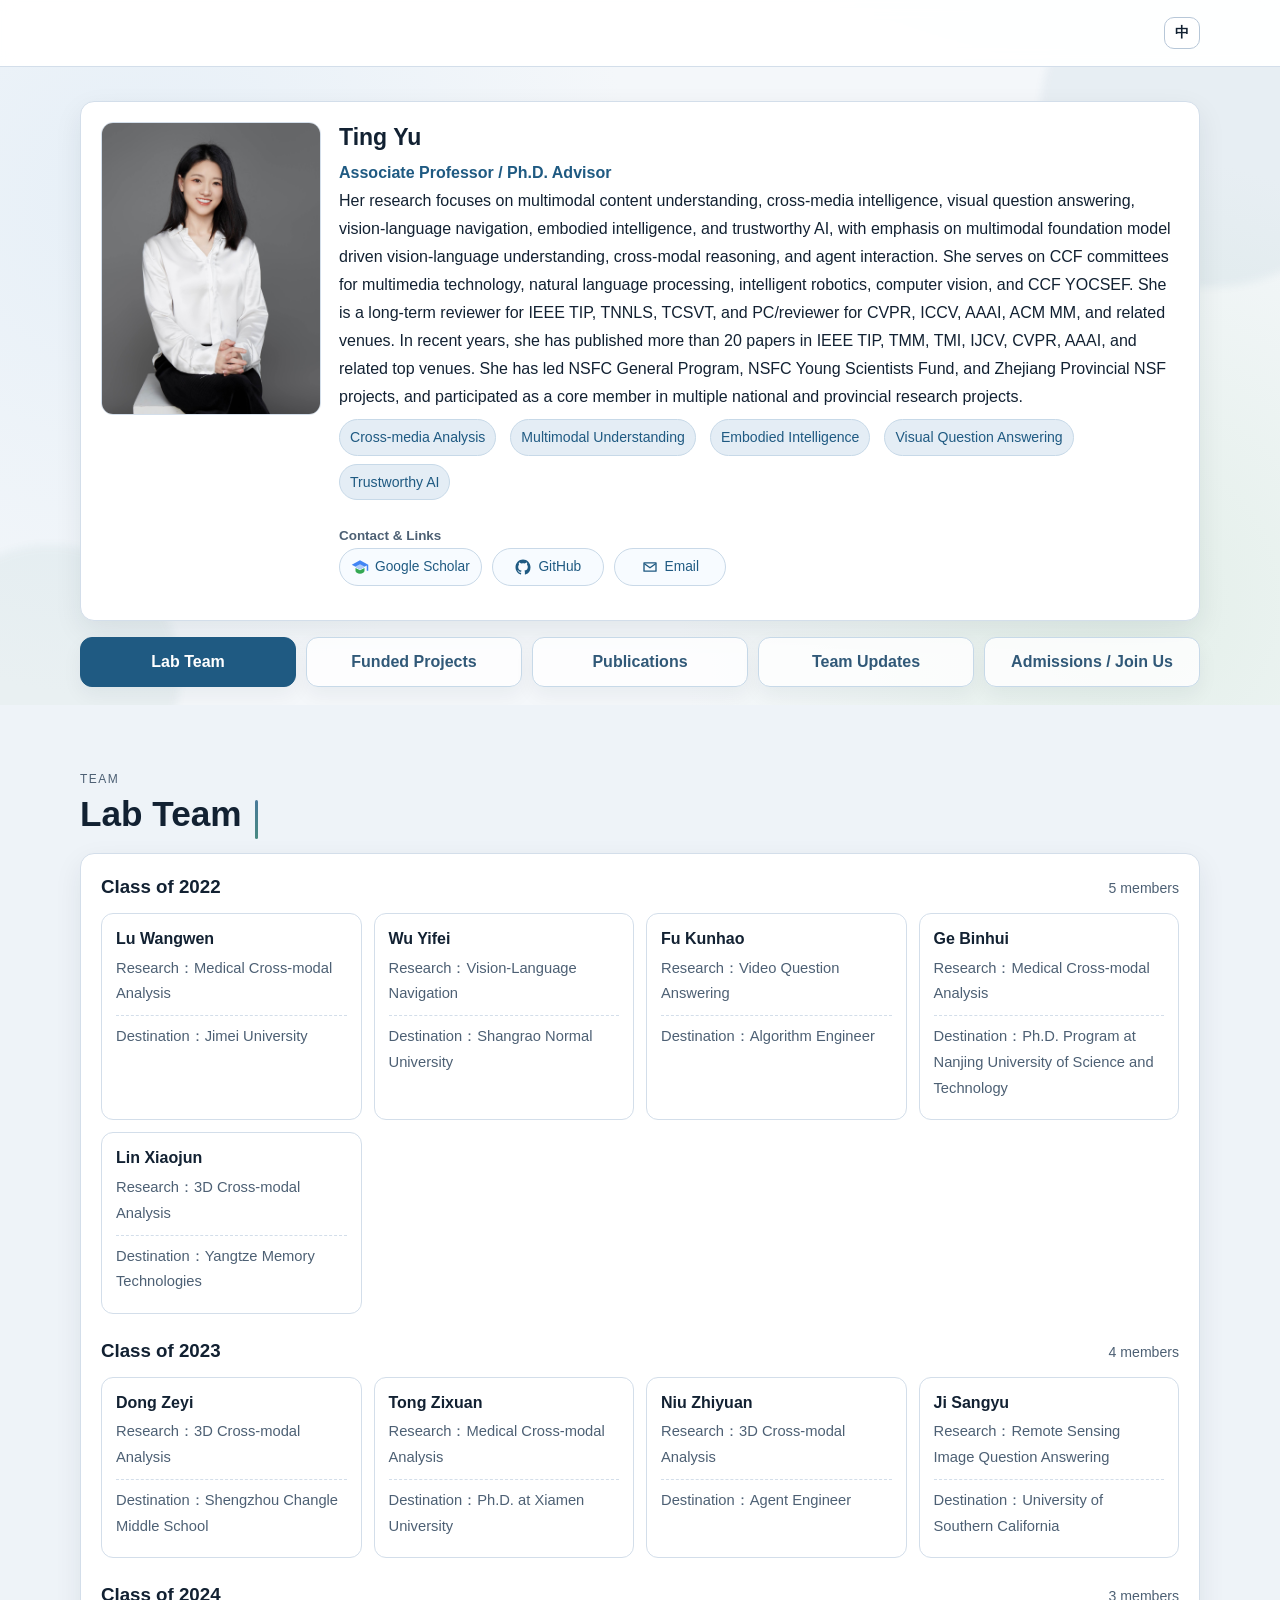
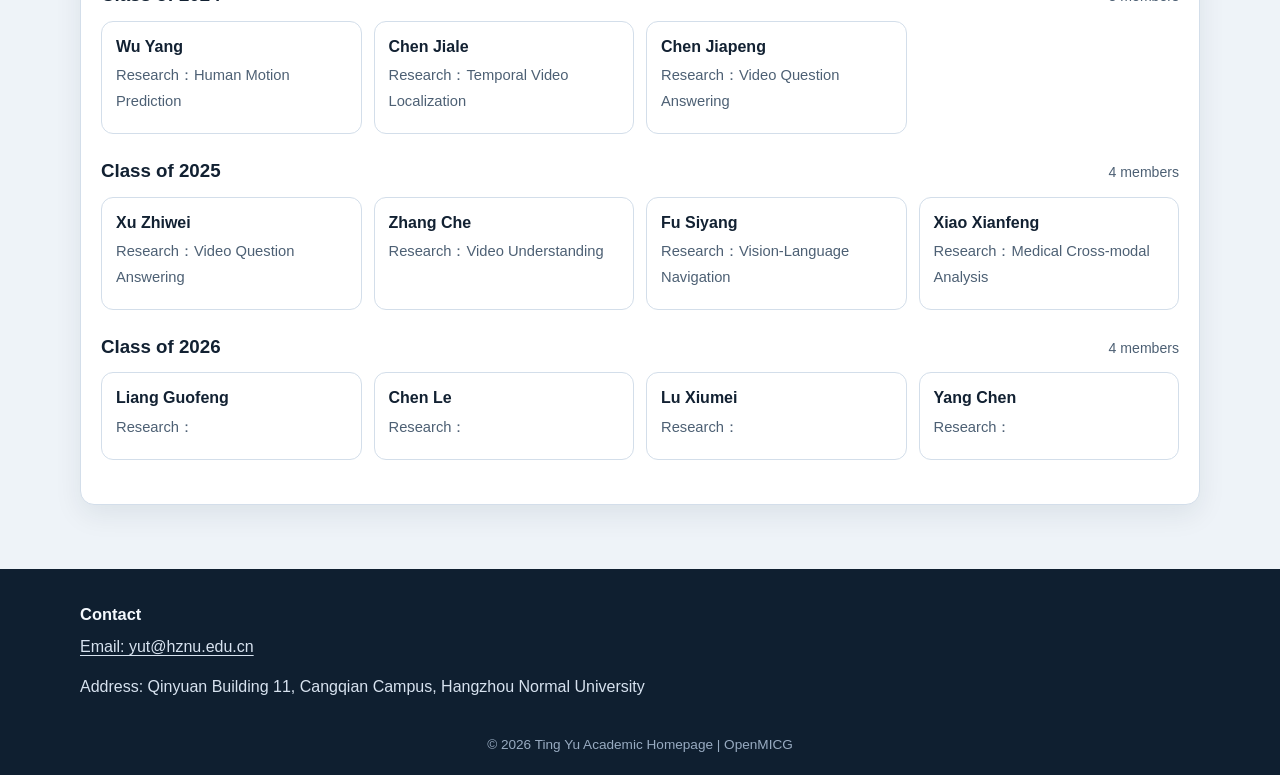
<file: index.html>
<!doctype html>
<html lang="zh-CN">
  <head>
    <meta charset="UTF-8" />
    <meta name="viewport" content="width=device-width, initial-scale=1.0" />
    <title>余婷 | 学术主页</title>
    <meta name="description" content="导师个人学术主页：研究方向、学术服务、团队信息、科研成果与招生合作。" />
    <meta name="keywords" content="学术主页,多模态,具身智能,可信人工智能,视觉语言模型,跨媒体智能" />
    <meta name="theme-color" content="#12324a" />
    <link rel="stylesheet" href="./assets/css/style.css?v=20260521-3" />
    <script defer src="./assets/data/site-content.js?v=20261127-1"></script>
    <script defer src="./assets/js/main.js?v=20260521-3"></script>
  </head>
  <body data-page="lab">
    <a class="skip-link" id="skip-link" href="#main-content">跳转到正文</a>

    <header class="site-header" id="top">
      <div class="container nav-wrap">
        <div class="nav-controls">
          <button class="lang-toggle" id="lang-toggle" aria-label="切换到英文">EN</button>
        </div>
      </div>
    </header>

    <main id="main-content">
      <section class="hero section-block" id="home" aria-labelledby="hero-title">
        <h1 id="hero-title" class="sr-only">导师学术主页</h1>
        <div class="container hero-shell">
          <div class="hero-grid">
            <div class="hero-main reveal">
              <section class="mentor-hero-card" id="mentor-home" aria-label="导师信息">
                <article class="mentor-card mentor-featured">
                  <div class="mentor-card-main">
                    <aside class="mentor-photo mentor-photo-large" role="img" aria-label="导师照片">
                      <img id="mentor-photo-image" class="mentor-photo-image" src="./assets/images/mentor.jpg" alt="导师照片" />
                      <div id="mentor-photo-fallback" class="mentor-photo-fallback">
                        <span id="mentor-photo-label">导师照片占位</span>
                        <small id="mentor-photo-note">assets/images/mentor.jpg</small>
                      </div>
                    </aside>
                    <div class="mentor-content">
                      <h3 id="mentor-name"></h3>
                      <p class="mentor-title" id="mentor-title"></p>
                      <p id="mentor-bio"></p>
                      <ul class="hero-keywords mentor-keywords" id="hero-keywords"></ul>
                      <div class="mentor-links-block">
                        <p class="mentor-links-title" id="mentor-links-title">学术链接</p>
                        <div id="mentor-links" class="mentor-links"></div>
                      </div>
                    </div>
                  </div>
                </article>
              </section>

              <nav class="section-nav reveal" id="site-nav" aria-label="主页导航">
                <a id="nav-members" class="is-active" href="#members" data-view-target="members">实验室团队</a>
                <a id="nav-projects" href="#projects" data-view-target="projects">科研项目</a>
                <a id="nav-publications" href="#publications" data-view-target="publications">学术论文</a>
                <a id="nav-news" href="#news" data-view-target="news">团队动态</a>
                <a id="nav-join" href="#join" data-view-target="join">招生 / 加入我们</a>
              </nav>
            </div>
          </div>
        </div>
      </section>

      <section class="section-block section-alt" id="lab-overview">
        <div class="container">
          <div class="main-column home-main-column">
            <section class="section-block section-inner content-panel is-active" id="members" aria-labelledby="members-title" data-view-panel="members">
              <header class="section-head reveal">
                <p class="section-label" id="members-label">Team</p>
                <h2 id="members-title">实验室团队</h2>
              </header>
              <div class="team-panel">
                <div class="team-members-wrap reveal" id="team-members">
                  <div id="member-groups"></div>
                </div>
              </div>
            </section>

            <section class="section-block section-inner content-panel" id="projects" aria-labelledby="research-outcomes-title" data-view-panel="projects" hidden>
              <header class="section-head reveal">
                <p class="section-label" id="research-label">Research</p>
                <h2 id="research-outcomes-title">科研项目</h2>
              </header>
              <div class="research-layout">
                <div>
                  <div id="research-outcomes" class="project-list"></div>
                </div>
              </div>
            </section>

            <section class="section-block section-inner content-panel" id="publications" aria-labelledby="research-publications-title" data-view-panel="publications" hidden>
              <header class="section-head reveal">
                <p class="section-label" id="publications-label">Publications</p>
                <h2 id="research-publications-title">学术论文</h2>
              </header>
              <div class="publication-section">
                <div id="research-publications" class="publication-list"></div>
              </div>
            </section>

            <section class="section-block section-inner content-panel" id="news" aria-labelledby="news-title" data-view-panel="news" hidden>
              <header class="section-head reveal">
                <p class="section-label" id="news-label">Updates</p>
                <h2 id="news-title">实验室日常信息</h2>
              </header>
              <div id="news-timeline" class="timeline"></div>
            </section>

            <section class="section-block section-inner compact-join-section content-panel" id="join" aria-labelledby="join-title" data-view-panel="join" hidden>
              <header class="section-head reveal">
                <p class="section-label" id="join-label">Join Us</p>
                <h2 id="join-title">招生 / 加入我们</h2>
              </header>
              <article class="card reveal join-inline-card">
                <div class="join-inline-grid">
                  <div>
                    <h3 id="join-expectations-title">加入要求</h3>
                    <ul id="join-expectations"></ul>
                  </div>
                  <div>
                    <h3 id="join-process-title">联系流程</h3>
                    <p class="join-email"><a id="join-email" href="mailto:yut@hznu.edu.cn">联系邮箱：yut@hznu.edu.cn</a></p>
                    <ol id="join-process"></ol>
                    <p id="join-note" class="join-note"></p>
                  </div>
                </div>
              </article>
            </section>
          </div>
        </div>
      </section>
    </main>

    <footer class="site-footer" id="contact">
      <div class="container footer-layout">
        <div>
          <h2 class="footer-title" id="footer-contact-title">联系方式</h2>
          <p id="footer-email"></p>
          <p id="footer-address"></p>
        </div>
      </div>
      <p class="footer-copy" id="footer-copy"></p>
    </footer>
  </body>
</html>
</file>
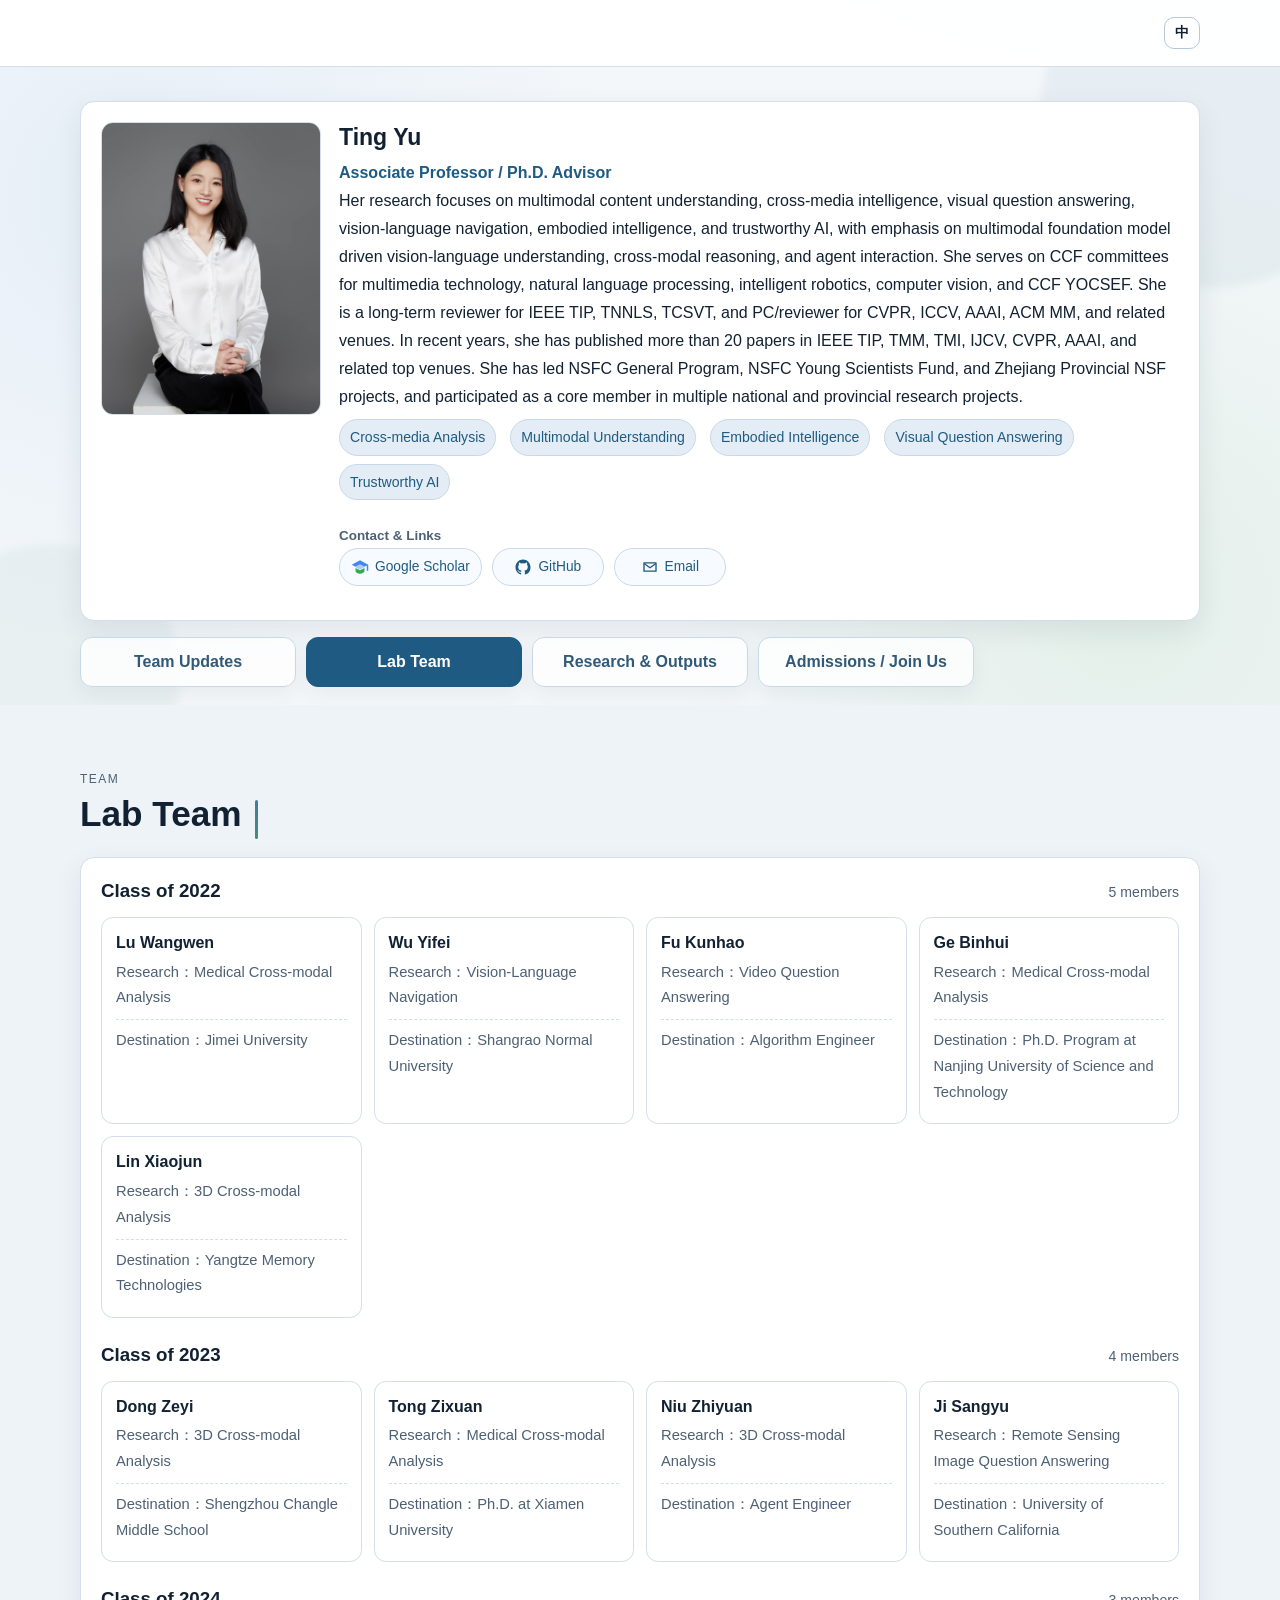
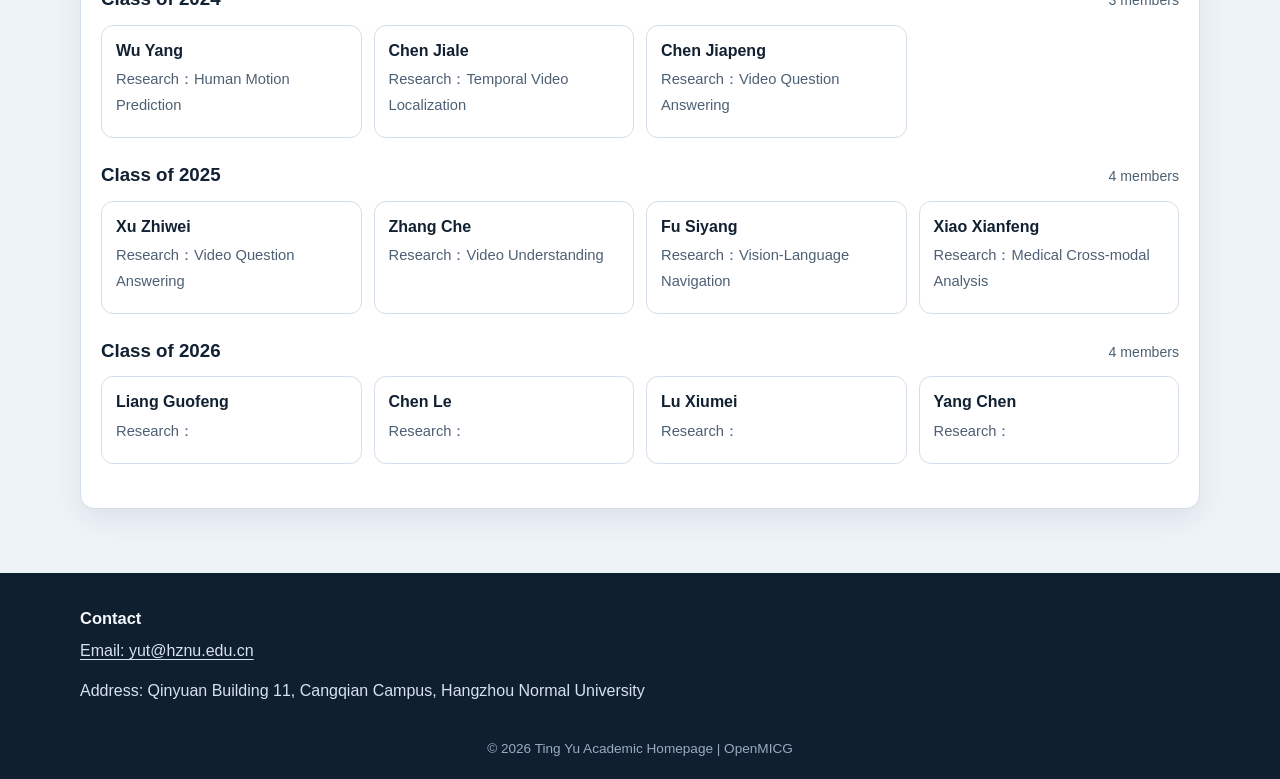
<file: members.html>
<!doctype html>
<html lang="zh-CN">
  <head>
    <meta charset="UTF-8" />
    <meta name="viewport" content="width=device-width, initial-scale=1.0" />
    <title>OpenMICG | 实验室成员</title>
    <meta name="description" content="OpenMICG 成员页面：导师信息与学生成员分组展示。" />
    <meta name="keywords" content="实验室成员,导师,研究生,课题组" />
    <meta name="theme-color" content="#12324a" />
    <link rel="stylesheet" href="./assets/css/style.css?v=20260521-3" />
    <script defer src="./assets/data/site-content.js?v=20261127-1"></script>
    <script defer src="./assets/js/main.js?v=20260521-3"></script>
  </head>
  <body data-page="members">
    <a class="skip-link" id="skip-link" href="#main-content">跳转到正文</a>

    <header class="site-header" id="top">
      <div class="container nav-wrap">
        <div class="nav-controls">
          <button class="lang-toggle" id="lang-toggle" aria-label="切换到英文">EN</button>
        </div>
      </div>
    </header>

    <main id="main-content">
      <section class="hero section-block" id="home" aria-labelledby="hero-title">
        <h1 id="hero-title" class="sr-only">导师学术主页</h1>
        <div class="container hero-shell">
          <div class="hero-grid">
            <div class="hero-main reveal">
              <section class="mentor-hero-card" id="mentor-home" aria-label="导师信息">
                <article class="mentor-card mentor-featured">
                  <div class="mentor-card-main">
                    <aside class="mentor-photo mentor-photo-large" role="img" aria-label="导师照片">
                      <img id="mentor-photo-image" class="mentor-photo-image" src="./assets/images/mentor.jpg" alt="导师照片" />
                      <div id="mentor-photo-fallback" class="mentor-photo-fallback">
                        <span id="mentor-photo-label">导师照片占位</span>
                        <small id="mentor-photo-note">assets/images/mentor.jpg</small>
                      </div>
                    </aside>
                    <div class="mentor-content">
                      <h3 id="mentor-name"></h3>
                      <p class="mentor-title" id="mentor-title"></p>
                      <p id="mentor-bio"></p>
                      <ul class="hero-keywords mentor-keywords" id="hero-keywords"></ul>
                      <div class="mentor-links-block">
                        <p class="mentor-links-title" id="mentor-links-title">学术链接</p>
                        <div id="mentor-links" class="mentor-links"></div>
                      </div>
                    </div>
                  </div>
                </article>
              </section>

              <nav class="section-nav reveal" id="site-nav" aria-label="主页导航">
                <a id="nav-news" href="./index.html#news">团队动态</a>
                <a id="nav-members" class="is-active" href="./members.html">实验室团队</a>
                <a id="nav-research" href="./research.html">研究与成果</a>
                <a id="nav-join" href="./index.html#join">招生 / 加入我们</a>
              </nav>
            </div>
          </div>
        </div>
      </section>

      <section class="section-block section-alt" id="members" aria-labelledby="members-title">
        <div class="container">
          <header class="section-head reveal">
            <p class="section-label" id="members-label">Team</p>
            <h2 id="members-title">实验室团队</h2>
          </header>
          <div class="team-panel">
            <div class="team-members-wrap reveal" id="team-members">
              <div id="member-groups"></div>
            </div>
          </div>
        </div>
      </section>
    </main>

    <footer class="site-footer" id="contact">
      <div class="container footer-layout">
        <div>
          <h2 class="footer-title" id="footer-contact-title">联系方式</h2>
          <p id="footer-email"></p>
          <p id="footer-address"></p>
        </div>
      </div>
      <p class="footer-copy" id="footer-copy"></p>
    </footer>
  </body>
</html>
</file>
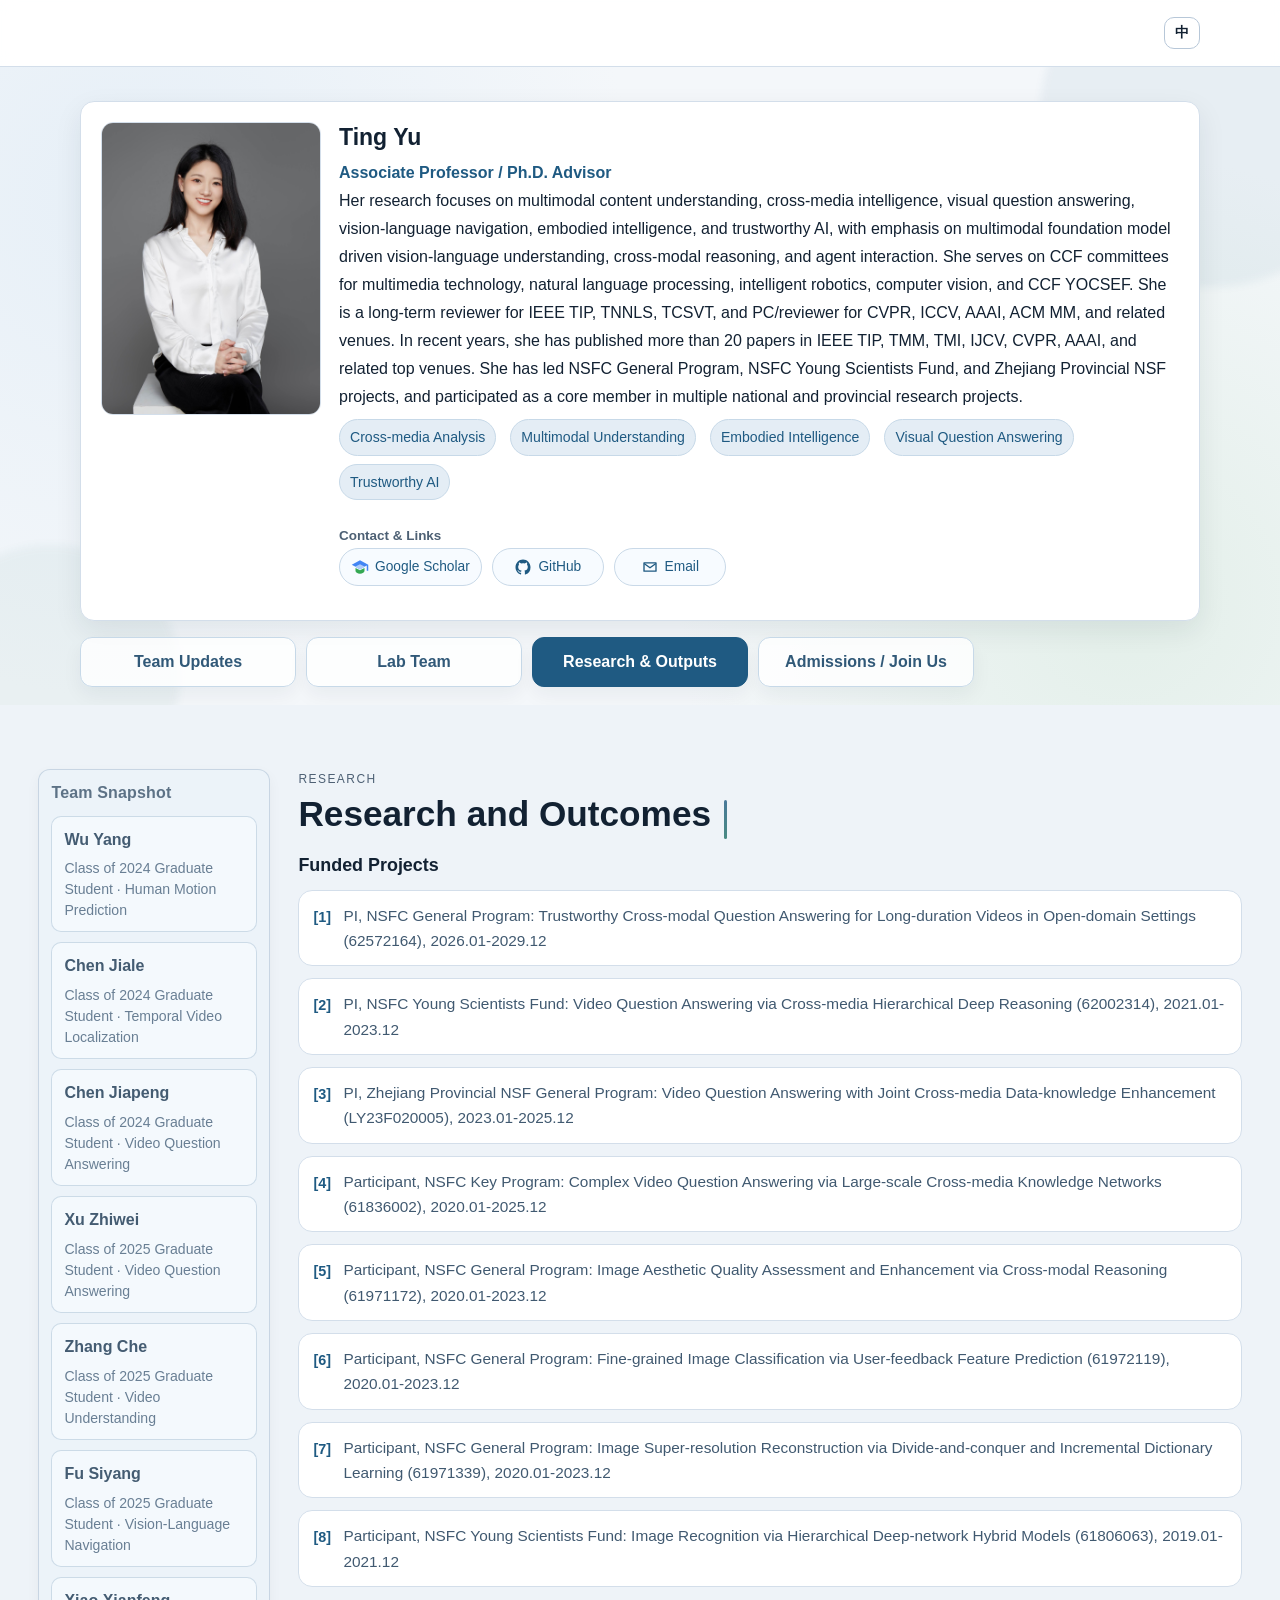
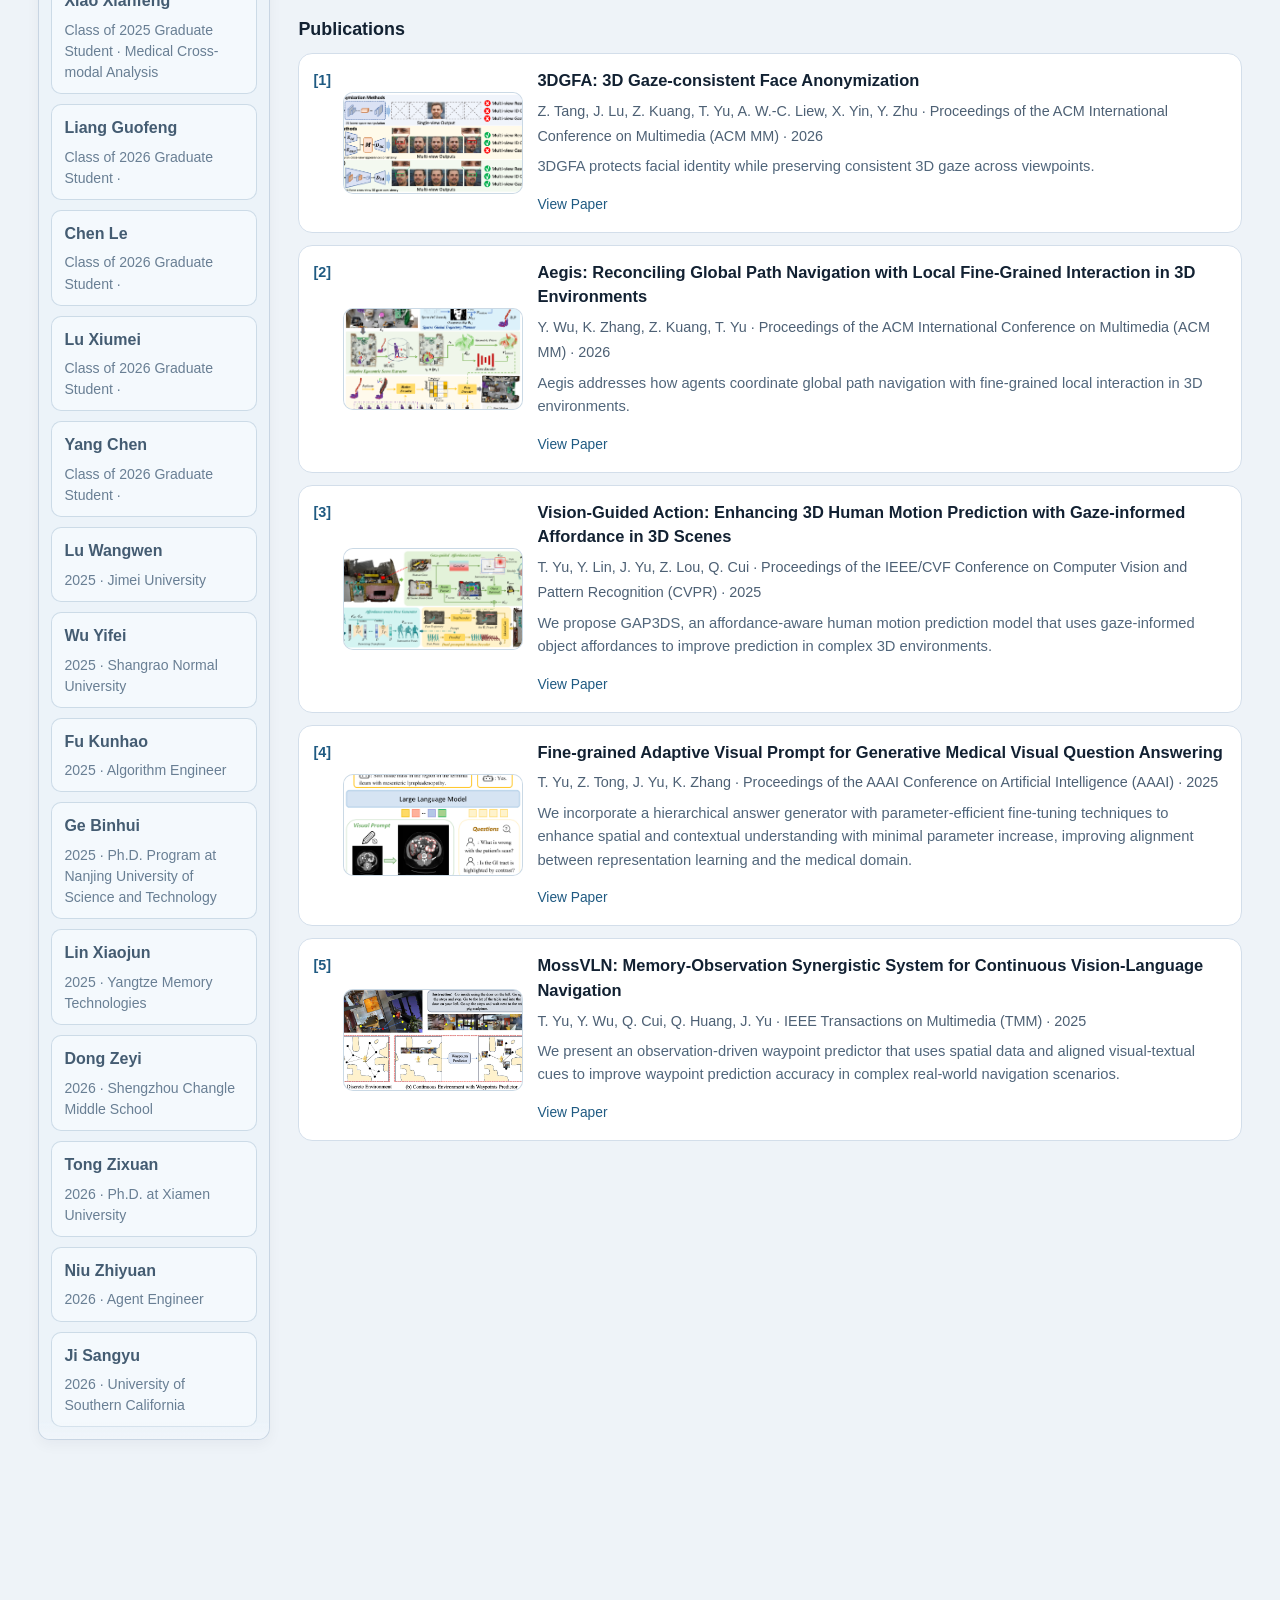
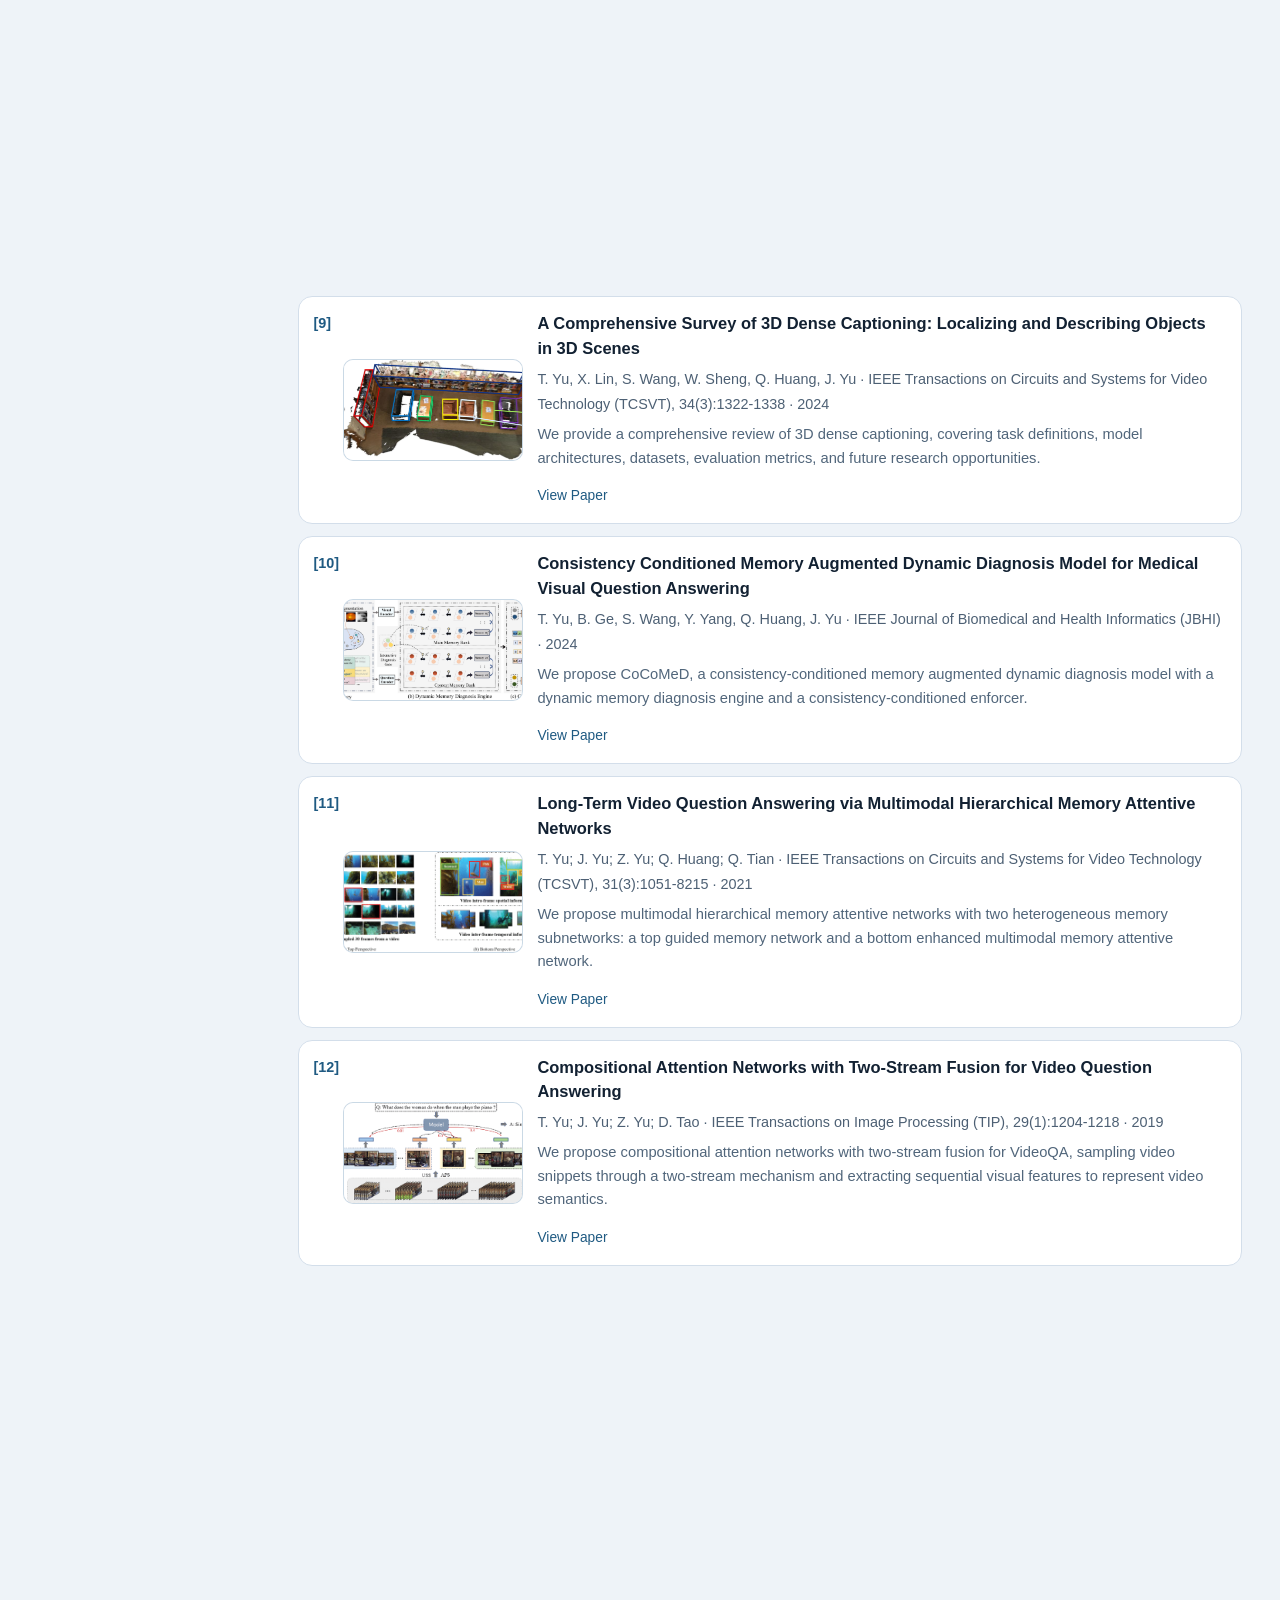
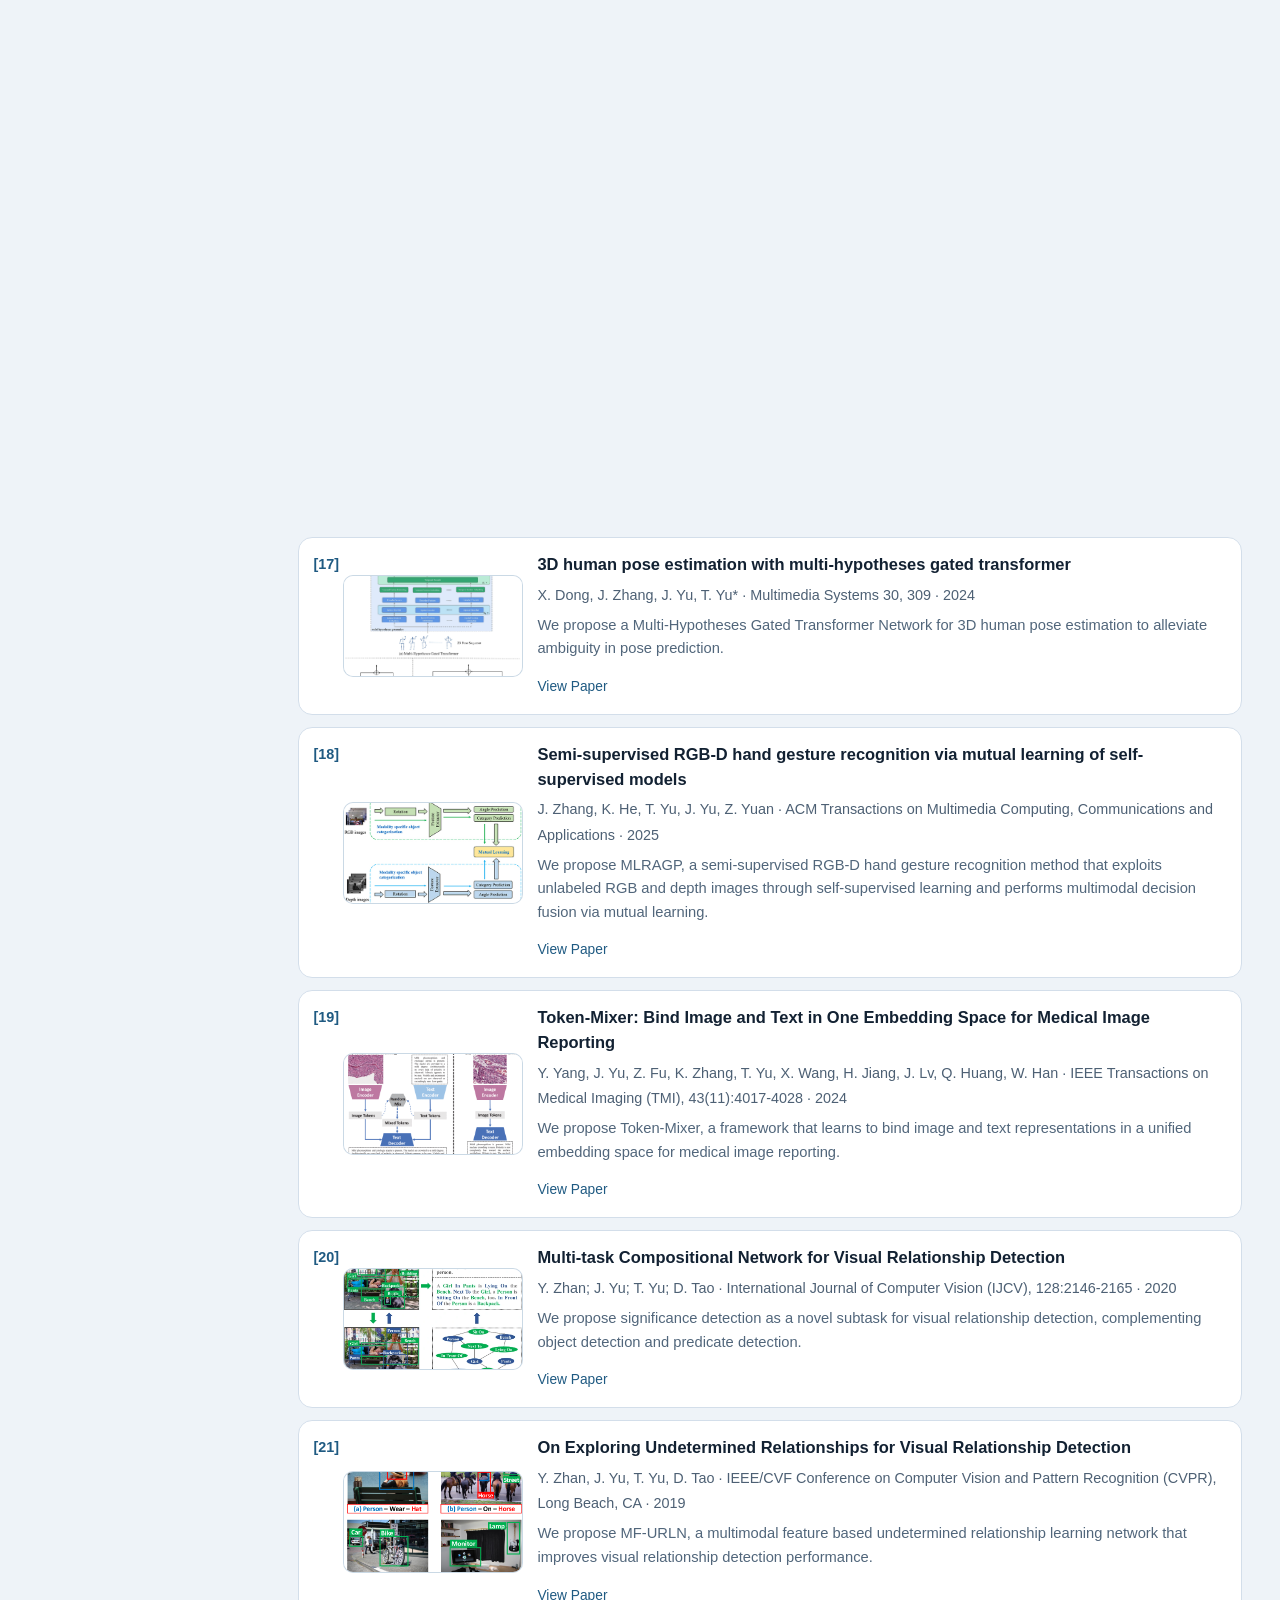
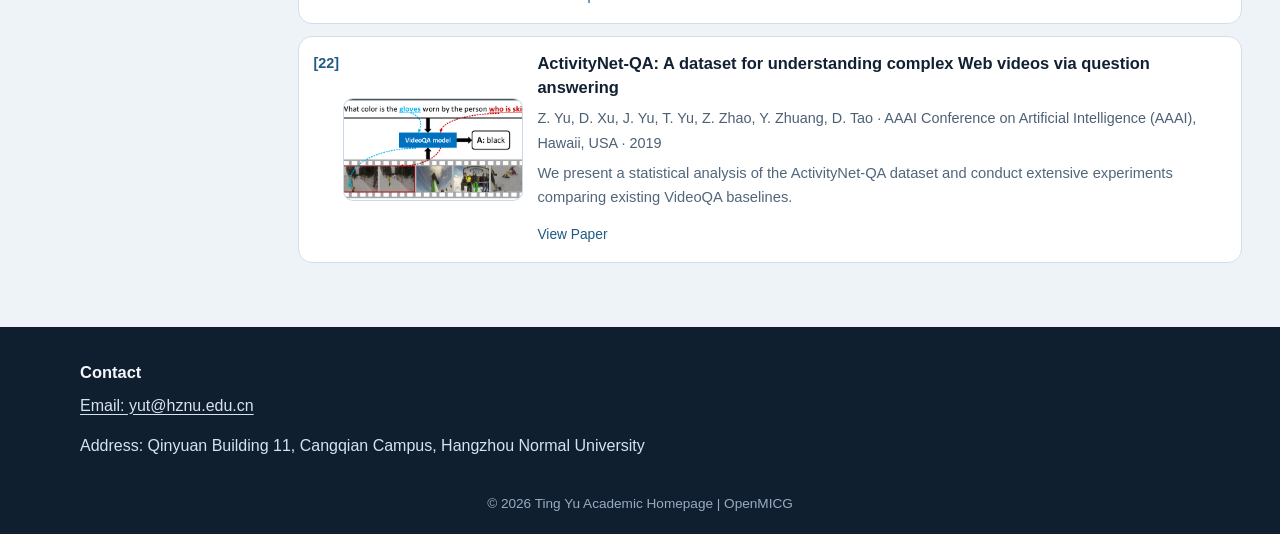
<file: research.html>
<!doctype html>
<html lang="zh-CN">
  <head>
    <meta charset="UTF-8" />
    <meta name="viewport" content="width=device-width, initial-scale=1.0" />
    <title>OpenMICG | 研究与成果</title>
    <meta name="description" content="OpenMICG 科研页面：研究方向、项目与代表性论著。" />
    <meta name="keywords" content="研究方向,科研项目,论文,实验室成果" />
    <meta name="theme-color" content="#12324a" />
    <link rel="stylesheet" href="./assets/css/style.css?v=20260521-3" />
    <script defer src="./assets/data/site-content.js?v=20261127-1"></script>
    <script defer src="./assets/js/main.js?v=20260521-3"></script>
  </head>
  <body data-page="research">
    <a class="skip-link" id="skip-link" href="#main-content">跳转到正文</a>

    <header class="site-header" id="top">
      <div class="container nav-wrap">
        <div class="nav-controls">
          <button class="lang-toggle" id="lang-toggle" aria-label="切换到英文">EN</button>
        </div>
      </div>
    </header>

    <main id="main-content">
      <section class="hero section-block" id="home" aria-labelledby="hero-title">
        <h1 id="hero-title" class="sr-only">导师学术主页</h1>
        <div class="container hero-shell">
          <div class="hero-grid">
            <div class="hero-main reveal">
              <section class="mentor-hero-card" id="mentor-home" aria-label="导师信息">
                <article class="mentor-card mentor-featured">
                  <div class="mentor-card-main">
                    <aside class="mentor-photo mentor-photo-large" role="img" aria-label="导师照片">
                      <img id="mentor-photo-image" class="mentor-photo-image" src="./assets/images/mentor.jpg" alt="导师照片" />
                      <div id="mentor-photo-fallback" class="mentor-photo-fallback">
                        <span id="mentor-photo-label">导师照片占位</span>
                        <small id="mentor-photo-note">assets/images/mentor.jpg</small>
                      </div>
                    </aside>
                    <div class="mentor-content">
                      <h3 id="mentor-name"></h3>
                      <p class="mentor-title" id="mentor-title"></p>
                      <p id="mentor-bio"></p>
                      <ul class="hero-keywords mentor-keywords" id="hero-keywords"></ul>
                      <div class="mentor-links-block">
                        <p class="mentor-links-title" id="mentor-links-title">学术链接</p>
                        <div id="mentor-links" class="mentor-links"></div>
                      </div>
                    </div>
                  </div>
                </article>
              </section>

              <nav class="section-nav reveal" id="site-nav" aria-label="主页导航">
                <a id="nav-news" href="./index.html#news">团队动态</a>
                <a id="nav-members" href="./members.html">实验室团队</a>
                <a id="nav-research" class="is-active" href="./research.html">研究与成果</a>
                <a id="nav-join" href="./index.html#join">招生 / 加入我们</a>
              </nav>
            </div>
          </div>
        </div>
      </section>

      <section class="section-block section-alt page-with-sidebar" id="research-page">
        <div class="container sidebar-layout">
          <aside class="left-sidebar reveal" aria-label="成员速览">
            <div class="sidebar-card">
              <h3 id="sidebar-members-title">成员速览</h3>
              <div id="side-members-list" class="side-members-list"></div>
            </div>
          </aside>

          <div class="main-column">
            <section class="section-block section-inner" id="research" aria-labelledby="research-title">
              <header class="section-head reveal">
                <p class="section-label" id="research-label">Research</p>
                <h2 id="research-title">研究与成果</h2>
              </header>
              <div class="research-layout">
                <div>
                  <h3 class="group-title" id="research-outcomes-title">科研项目</h3>
                  <div id="research-outcomes" class="project-list"></div>
                </div>
              </div>
              <div class="publication-section">
                <h3 class="group-title" id="research-publications-title">代表性论著</h3>
                <div id="research-publications" class="publication-list"></div>
              </div>
            </section>
          </div>
        </div>
      </section>
    </main>

    <footer class="site-footer" id="contact">
      <div class="container footer-layout">
        <div>
          <h2 class="footer-title" id="footer-contact-title">联系方式</h2>
          <p id="footer-email"></p>
          <p id="footer-address"></p>
        </div>
      </div>
      <p class="footer-copy" id="footer-copy"></p>
    </footer>
  </body>
</html>
</file>
<file: assets/css/style.css>
:root {
  --bg: #f4f7fa;
  --surface: #ffffff;
  --surface-alt: #eef3f8;
  --text: #122132;
  --muted: #4d6074;
  --line: #d3deea;
  --brand: #1f5a82;
  --brand-soft: #e4edf5;
  --accent: #1f6f64;
  --radius: 14px;
  --shadow: 0 10px 28px rgba(12, 33, 53, 0.08);
  --container-width: 1120px;
}

*,
*::before,
*::after {
  box-sizing: border-box;
}

html {
  scroll-behavior: smooth;
}

body {
  margin: 0;
  font-family: "Noto Sans SC", "Source Han Sans SC", "PingFang SC",
    "Microsoft YaHei", sans-serif;
  color: var(--text);
  background:
    radial-gradient(1200px 640px at 100% -12%, rgba(31, 90, 130, 0.07), transparent 60%),
    radial-gradient(840px 480px at -10% 92%, rgba(31, 111, 100, 0.06), transparent 56%),
    linear-gradient(var(--bg), var(--bg));
  line-height: 1.75;
}

a {
  color: inherit;
}

.skip-link {
  position: absolute;
  left: 12px;
  top: -48px;
  background: var(--brand);
  color: #fff;
  padding: 8px 12px;
  border-radius: 10px;
  text-decoration: none;
  z-index: 999;
}

.skip-link:focus-visible {
  top: 12px;
}

.sr-only {
  position: absolute;
  width: 1px;
  height: 1px;
  padding: 0;
  margin: -1px;
  overflow: hidden;
  clip: rect(0, 0, 0, 0);
  white-space: nowrap;
  border: 0;
}

.container {
  width: min(var(--container-width), 92vw);
  margin: 0 auto;
}

.section-block {
  padding: 64px 0;
}

.section-alt {
  background: var(--surface-alt);
}

.section-head {
  margin-bottom: 20px;
}

.section-head h2 {
  position: relative;
  display: inline-block;
  padding-right: 16px;
}

.section-head h2::after {
  content: "";
  position: absolute;
  right: 0;
  top: 0.28em;
  width: 3px;
  height: 1.1em;
  border-radius: 999px;
  background: linear-gradient(180deg, var(--brand), var(--accent));
  opacity: 0.8;
}

.section-label {
  margin: 0;
  text-transform: uppercase;
  letter-spacing: 0.12em;
  font-size: 12px;
  color: var(--muted);
}

h1,
h2,
h3,
h4 {
  line-height: 1.35;
  margin-top: 0;
}

h2 {
  font-size: clamp(1.6rem, 2.8vw, 2.2rem);
  margin-bottom: 0;
}

p {
  margin: 0 0 12px;
}

ul,
ol {
  margin: 0;
  padding-left: 20px;
}

.site-header {
  position: sticky;
  top: 0;
  z-index: 100;
  background: rgba(255, 255, 255, 0.92);
  backdrop-filter: blur(8px);
  border-bottom: 1px solid var(--line);
}

.nav-wrap {
  min-height: 66px;
  display: flex;
  align-items: center;
  justify-content: flex-end;
  gap: 16px;
}

.nav-controls {
  display: flex;
  align-items: center;
  gap: 12px;
  position: relative;
}

.brand {
  display: inline-flex;
  align-items: center;
  gap: 10px;
  text-decoration: none;
  font-weight: 600;
}

.site-nav {
  display: flex;
  align-items: center;
  gap: 18px;
}

.site-nav a {
  text-decoration: none;
  color: var(--muted);
  padding: 6px 2px;
  border-bottom: 2px solid transparent;
}

.site-nav a:hover,
.site-nav a:focus-visible {
  color: var(--brand);
  border-bottom-color: var(--brand);
}

.site-nav a.is-active {
  color: var(--brand);
  border-bottom-color: var(--brand);
  font-weight: 600;
}

.nav-toggle {
  display: none;
  border: 1px solid var(--line);
  border-radius: 10px;
  padding: 6px 10px;
  background: #fff;
  color: var(--text);
  cursor: pointer;
}

.lang-toggle {
  border: 1px solid #b7c7d8;
  border-radius: 10px;
  padding: 6px 10px;
  background: #fff;
  color: var(--text);
  cursor: pointer;
  font-weight: 600;
  font-size: 0.86rem;
}

.lang-toggle:hover,
.lang-toggle:focus-visible {
  color: var(--brand);
  border-color: var(--brand);
}

.hero {
  position: relative;
  overflow: hidden;
  background: radial-gradient(circle at 10% 20%, #e6eff7 0, transparent 40%),
    radial-gradient(circle at 88% 84%, #e3efe9 0, transparent 36%), var(--bg);
  padding: 34px 0 18px;
}

.hero::before,
.hero::after {
  content: "";
  position: absolute;
  border-radius: 50%;
  filter: blur(4px);
  opacity: 0.5;
  pointer-events: none;
}

.hero::before {
  width: 340px;
  height: 340px;
  background: rgba(31, 90, 130, 0.12);
  top: -120px;
  right: -100px;
}

.hero::after {
  width: 260px;
  height: 260px;
  background: rgba(31, 111, 100, 0.1);
  bottom: -100px;
  left: -80px;
}

.hero-shell {
  display: grid;
  gap: 12px;
}

.hero-grid {
  display: grid;
  grid-template-columns: 1fr;
  gap: 0;
  align-items: stretch;
}

.hero-main {
  position: relative;
  z-index: 1;
  display: flex;
  flex-direction: column;
  align-self: stretch;
}

.section-nav {
  margin-top: 16px;
  display: grid;
  grid-template-columns: repeat(5, minmax(0, 1fr));
  gap: 10px;
}

.section-nav a {
  text-decoration: none;
  text-align: center;
  color: #315978;
  background: rgba(255, 255, 255, 0.82);
  border: 1px solid #c7d9e8;
  border-radius: 12px;
  padding: 10px 12px;
  font-weight: 600;
  box-shadow: 0 8px 20px rgba(11, 31, 49, 0.055);
  transition: background 180ms ease, border-color 180ms ease, color 180ms ease, transform 180ms ease;
}

.section-nav a:hover,
.section-nav a:focus-visible,
.section-nav a.is-active {
  color: #fff;
  background: var(--brand);
  border-color: var(--brand);
}

.section-nav a:hover,
.section-nav a:focus-visible {
  transform: translateY(-1px);
}

.hero-keywords {
  list-style: none;
  display: flex;
  column-gap: 14px;
  row-gap: 8px;
  flex-wrap: wrap;
  padding-left: 0;
  margin: 8px 0 8px;
}

.hero-keywords li {
  background: var(--brand-soft);
  color: var(--brand);
  font-size: 0.88rem;
  border: 1px solid #c7d9e8;
  padding: 5px 10px;
  border-radius: 999px;
}

.hero-actions {
  display: flex;
  gap: 12px;
  flex-wrap: wrap;
}

.btn {
  text-decoration: none;
  border-radius: 10px;
  padding: 8px 12px;
  border: 1px solid transparent;
  font-weight: 600;
  font-size: 0.9rem;
}

.btn-primary {
  background: var(--brand);
  color: #fff;
}

.btn-primary:hover,
.btn-primary:focus-visible {
  background: #164a6d;
}

.btn-secondary {
  border-color: #b7c7d8;
  color: var(--text);
  background: #fff;
}

.btn-secondary:hover,
.btn-secondary:focus-visible {
  border-color: var(--brand);
  color: var(--brand);
}

.highlight-list {
  list-style: none;
  padding: 0;
  display: grid;
  gap: 6px;
}

.highlight-list li {
  border-bottom: 1px dashed var(--line);
  padding-bottom: 6px;
  color: var(--muted);
  line-height: 1.45;
}

.highlight-list li:last-child {
  border-bottom: 0;
  padding-bottom: 0;
}

.mentor-layout {
  display: block;
}

.hero-section-head {
  margin-bottom: 12px;
}

.hero-shell > .hero-section-head {
  margin-bottom: 0;
}

.mentor-info-stack {
  display: grid;
  gap: 14px;
}

.mentor-card-main {
  display: grid;
  --mentor-photo-column: 220px;
  --mentor-card-gap: 18px;
  grid-template-columns: minmax(150px, var(--mentor-photo-column)) 1fr;
  gap: var(--mentor-card-gap);
  align-items: start;
}

.mentor-hero-card,
.mentor-featured {
  width: 100%;
  height: 100%;
}

.team-panel {
  background: var(--surface);
  border: 1px solid var(--line);
  border-radius: var(--radius);
  box-shadow: var(--shadow);
  padding: 20px;
  position: relative;
  overflow: hidden;
}

.team-divider {
  height: 1px;
  background: var(--line);
  margin: 18px 0 16px;
}

.team-subtitle {
  margin: 0 0 12px;
  font-size: 1.05rem;
}

.mentor-photo {
  min-height: 150px;
  align-self: start;
  padding: 0;
  display: block;
  text-align: center;
  background: linear-gradient(145deg, #f4f7fb, #e2ebf4);
  border: 1px solid var(--line);
  border-radius: 12px;
  overflow: hidden;
}

.mentor-photo-image {
  display: block;
  width: 100%;
  height: auto;
  min-height: 150px;
  aspect-ratio: 3 / 4;
  object-fit: cover;
}

.mentor-photo.image-error .mentor-photo-image {
  display: none;
}

.mentor-photo-fallback {
  display: none;
  height: 100%;
  min-height: 180px;
  padding: 14px;
  align-content: center;
  justify-items: center;
  gap: 8px;
}

.mentor-photo.image-error .mentor-photo-fallback {
  display: grid;
}

.mentor-photo-fallback span {
  font-weight: 700;
  color: var(--text);
}

.mentor-photo-fallback small {
  color: var(--muted);
  font-size: 0.84rem;
}

.mentor-content p {
  margin-bottom: 0;
}

.mentor-content {
  display: flex;
  flex-direction: column;
  min-width: 0;
  justify-content: space-between;
}

.mentor-card {
  background: var(--surface);
  border: 1px solid var(--line);
  border-radius: var(--radius);
  box-shadow: none;
  padding: 16px 18px;
  position: relative;
  overflow: hidden;
}

.mentor-card h3 {
  margin-bottom: 8px;
  font-size: 1.15rem;
}

.mentor-featured {
  box-shadow: var(--shadow);
  padding: 20px;
}

.mentor-mini-label {
  margin: 0 0 8px;
  text-transform: uppercase;
  letter-spacing: 0.12em;
  font-size: 0.76rem;
  color: var(--muted);
}

.mentor-role {
  color: var(--brand);
  font-weight: 600;
  margin-bottom: 8px;
  font-size: 0.95rem;
}

.mentor-title,
.mentor-direction {
  margin-bottom: 6px;
}

.mentor-title {
  color: var(--brand);
  font-weight: 600;
  font-size: 1rem;
}

.mentor-direction {
  color: var(--muted);
  font-weight: 600;
  font-size: 0.95rem;
}

.mentor-content h3 {
  font-size: clamp(1.3rem, 1.8vw, 1.62rem);
  margin-bottom: 6px;
}

.mentor-links-block {
  margin-top: 16px;
  margin-bottom: 14px;
}

.mentor-links-title {
  margin: 0 0 8px;
  font-size: 0.84rem;
  color: var(--muted);
  font-weight: 600;
}

.mentor-links {
  display: flex;
  flex-wrap: wrap;
  gap: 10px;
  justify-content: flex-start;
}

.mentor-link-btn {
  text-decoration: none;
  color: var(--brand);
  border: 1px solid #c9d9e8;
  background: #f7fbff;
  border-radius: 999px;
  padding: 6px 11px;
  font-size: 0.86rem;
  display: inline-flex;
  align-items: center;
  justify-content: center;
  gap: 6px;
  flex: 0 1 auto;
  min-width: 112px;
  transition: background 180ms ease, border-color 180ms ease, color 180ms ease;
}

.mentor-link-btn:hover,
.mentor-link-btn:focus-visible {
  background: #edf4fb;
  border-color: var(--brand);
  color: #174a6b;
}

.link-icon {
  width: 18px;
  height: 18px;
  display: inline-flex;
  align-items: center;
  justify-content: center;
  flex: 0 0 18px;
}

.link-icon svg {
  width: 18px;
  height: 18px;
  display: block;
}

.mentor-grid {
  margin-top: 12px;
  display: grid;
  grid-template-columns: 1fr 1fr;
  gap: 12px 16px;
}

.mentor-grid h4 {
  margin-bottom: 8px;
  font-size: 1rem;
}

.mentor-grid ul li {
  margin-bottom: 8px;
  color: var(--muted);
}

.lab-intro-grid {
  display: grid;
  grid-template-columns: repeat(3, minmax(0, 1fr));
  gap: 14px;
}

.page-with-sidebar {
  padding-top: 64px;
  padding-bottom: 64px;
}

.page-with-sidebar .container {
  width: min(1240px, 94vw);
}

.sidebar-layout {
  display: grid;
  grid-template-columns: 232px minmax(0, 1fr);
  gap: 28px;
  align-items: start;
}

.left-sidebar {
  position: sticky;
  top: 96px;
}

.sidebar-card {
  background: rgba(235, 243, 250, 0.74);
  border: 1px solid rgba(178, 196, 214, 0.62);
  border-radius: 12px;
  box-shadow: 0 5px 14px rgba(12, 33, 53, 0.045);
  padding: 12px;
}

.sidebar-card h3 {
  margin: 0 0 12px;
  font-size: 1rem;
  font-weight: 600;
  color: #5d7286;
  letter-spacing: 0.01em;
}

.side-members-list {
  display: grid;
  gap: 10px;
  max-height: none;
  overflow: visible;
  padding-right: 0;
}

.side-member-item {
  padding: 10px 12px;
  border: 1px solid rgba(188, 207, 223, 0.7);
  border-radius: 10px;
  background: rgba(246, 250, 254, 0.8);
  display: grid;
  gap: 6px;
  position: relative;
}

.side-member-item strong {
  font-size: 1rem;
  font-weight: 600;
  color: #445c72;
  line-height: 1.6;
}

.side-member-item span {
  color: #697f94;
  font-size: 0.88rem;
  line-height: 1.5;
}

.left-sidebar .sidebar-card {
  position: relative;
  overflow: hidden;
}

.left-sidebar .sidebar-card::after {
  content: "";
  position: absolute;
  left: 0;
  right: 0;
  bottom: 0;
  height: 18px;
  background: linear-gradient(to bottom, rgba(240, 245, 250, 0), rgba(240, 245, 250, 0.88));
  pointer-events: none;
}

.section-inner {
  padding: 0;
}

.main-column {
  display: grid;
  gap: 18px;
  min-width: 0;
}

.main-column .section-head {
  margin-bottom: 16px;
}

#lab-overview .main-column {
  gap: 14px;
}

#lab-overview .lab-intro-grid {
  grid-template-columns: repeat(3, minmax(0, 1fr));
  gap: 14px;
}

.compact-join-section .section-head {
  margin-bottom: 12px;
}

.join-inline-card {
  padding: 14px 16px;
}

.join-inline-grid {
  display: grid;
  grid-template-columns: 1.3fr 0.7fr;
  gap: 18px;
  align-items: start;
}

.join-inline-card h3 {
  margin-bottom: 8px;
  font-size: 1rem;
}

.join-inline-card li {
  margin-bottom: 6px;
  line-height: 1.5;
}

.join-email {
  margin: 0 0 8px;
}

.join-email a,
.site-footer a {
  color: inherit;
  text-decoration: underline;
  text-underline-offset: 3px;
}

.join-email a:hover,
.join-email a:focus-visible,
.site-footer a:hover,
.site-footer a:focus-visible {
  color: var(--brand);
}

.join-note {
  margin-top: 10px;
  margin-bottom: 0;
  font-size: 0.9rem;
  color: var(--muted);
}

#lab-overview #news .timeline {
  margin-left: 0;
}

#lab-overview #news .timeline::before {
  left: 3px;
}

#lab-overview #news .timeline-item {
  margin-left: 14px;
}

.content-panel[hidden] {
  display: none;
}

.content-panel.is-active {
  display: block;
}

#research .research-layout {
  display: grid;
  gap: 32px;
}

#research .publication-section {
  margin-top: 30px;
}

#publications .publication-section {
  margin-top: 0;
}

#research .project-list,
#research .publication-list,
#projects .project-list,
#publications .publication-list {
  width: 100%;
  gap: 12px;
}

.card {
  background: var(--surface);
  border: 1px solid var(--line);
  border-radius: var(--radius);
  box-shadow: var(--shadow);
  padding: 16px;
  position: relative;
  overflow: hidden;
}

.card,
.student-card,
.timeline-item {
  transition: transform 220ms ease, box-shadow 220ms ease;
}

.card:hover,
.student-card:hover,
.timeline-item:hover {
  transform: translateY(-2px);
  box-shadow: 0 14px 34px rgba(11, 31, 49, 0.11);
}

.card h3 {
  margin-bottom: 10px;
  font-size: 1.12rem;
}

.compact-card {
  padding: 16px 18px;
}

.compact-card ul li {
  color: var(--muted);
  margin-bottom: 8px;
}

.card p,
.card li {
  color: var(--muted);
}

.subhead {
  margin-top: 14px;
}

.timeline {
  position: relative;
  display: grid;
  gap: 14px;
  margin-left: 8px;
}

.timeline::before {
  content: "";
  position: absolute;
  top: 2px;
  bottom: 2px;
  left: 11px;
  width: 2px;
  background: #c7d7e8;
}

.timeline-item {
  position: relative;
  background: var(--surface);
  border: 1px solid var(--line);
  border-radius: var(--radius);
  box-shadow: var(--shadow);
  padding: 16px 16px 14px 24px;
  margin-left: 24px;
}

.timeline-item::before {
  content: "";
  position: absolute;
  left: -20px;
  top: 20px;
  width: 10px;
  height: 10px;
  border: 2px solid var(--brand);
  border-radius: 50%;
  background: #fff;
}

.timeline-meta {
  display: flex;
  align-items: center;
  justify-content: space-between;
  gap: 8px;
  margin-bottom: 6px;
}

.timeline-date {
  font-size: 0.86rem;
  color: var(--brand);
  font-weight: 600;
}

.timeline-tag {
  font-size: 0.8rem;
  background: #edf3f9;
  color: var(--muted);
  border-radius: 999px;
  border: 1px solid #c9d9e8;
  padding: 2px 10px;
}

.timeline-item h3 {
  margin: 0 0 6px;
  font-size: 1rem;
}

.timeline-item p {
  margin: 0;
  color: var(--muted);
}

.student-group {
  margin-bottom: 24px;
}

.student-group-header {
  display: flex;
  align-items: baseline;
  justify-content: space-between;
  gap: 12px;
  margin-bottom: 12px;
}

.student-group-header h3 {
  margin: 0;
}

.student-count {
  color: var(--muted);
  font-size: 0.88rem;
}

.student-grid {
  display: grid;
  grid-template-columns: repeat(auto-fill, minmax(220px, 1fr));
  gap: 12px;
}

.student-card {
  background: var(--surface);
  border: 1px solid var(--line);
  border-radius: 12px;
  padding: 14px;
  position: relative;
  overflow: hidden;
}

.student-card h4 {
  margin-bottom: 6px;
  font-size: 1rem;
}

.student-card p {
  margin-bottom: 4px;
  font-size: 0.92rem;
  color: var(--muted);
}

.member-destination {
  margin-top: 8px;
  padding-top: 8px;
  border-top: 1px dashed var(--line);
  color: #315978;
  font-size: 0.88rem;
}

.student-chip {
  display: inline-block;
  margin-top: 6px;
  padding: 2px 10px;
  border-radius: 999px;
  font-size: 0.78rem;
  color: var(--brand);
  background: #ebf2f9;
  border: 1px solid #cadaeb;
}

.alumni-board {
  display: grid;
  gap: 12px;
}

.alumni-year {
  background: var(--surface);
  border: 1px solid var(--line);
  border-radius: 12px;
  padding: 14px;
}

.alumni-year h3 {
  margin: 0 0 10px;
  font-size: 1rem;
  color: var(--brand);
}

.alumni-list {
  display: grid;
  grid-template-columns: repeat(auto-fill, minmax(220px, 1fr));
  gap: 10px;
}

.alumni-item {
  border: 1px solid var(--line);
  border-radius: 10px;
  padding: 10px 12px;
  background: #fbfdff;
}

.alumni-item h4 {
  margin: 0 0 6px;
  font-size: 0.96rem;
}

.alumni-item p {
  margin: 0 0 4px;
  color: var(--muted);
  font-size: 0.9rem;
}

.destination-tag {
  display: inline-block;
  padding: 2px 8px;
  border-radius: 999px;
  border: 1px solid #cfe0ef;
  background: #edf5fc;
  color: #315978;
  font-size: 0.75rem;
}

.research-layout {
  display: grid;
  gap: 22px;
}

.group-title {
  margin: 0 0 12px;
  font-size: 1.12rem;
}

.card-grid {
  display: grid;
  grid-template-columns: repeat(auto-fill, minmax(230px, 1fr));
  gap: 14px;
}

.research-card h4 {
  margin: 0 0 8px;
  font-size: 1rem;
}

.research-card p {
  margin: 0;
  color: var(--muted);
}

.publication-section {
  margin-top: 22px;
}

.project-list,
.publication-list {
  display: grid;
  gap: 10px;
}

.project-list {
  counter-reset: project-counter;
}

.project-item {
  background: var(--surface);
  border: 1px solid var(--line);
  border-radius: 14px;
  padding: 12px 16px 12px 44px;
  position: relative;
}

.project-item::before {
  counter-increment: project-counter;
  content: "[" counter(project-counter) "]";
  position: absolute;
  left: 14px;
  top: 14px;
  color: var(--brand);
  font-weight: 700;
  font-size: 0.9rem;
}

.project-line {
  margin: 0;
  color: #405970;
  font-size: 0.96rem;
  line-height: 1.65;
}

.publication-list {
  counter-reset: pub-counter;
}

.publication-item {
  background: var(--surface);
  border: 1px solid var(--line);
  border-radius: 14px;
  padding: 14px 16px 14px 44px;
  position: relative;
  display: grid;
  grid-template-columns: 180px minmax(0, 1fr);
  gap: 14px;
  align-items: center;
}

.publication-item::before {
  counter-increment: pub-counter;
  content: "[" counter(pub-counter) "]";
  position: absolute;
  left: 14px;
  top: 14px;
  color: var(--brand);
  font-weight: 700;
  font-size: 0.9rem;
}

.publication-title {
  margin: 0 0 6px;
  font-size: 1.03rem;
  line-height: 1.5;
}

.publication-meta {
  margin: 0 0 6px;
  color: var(--muted);
  font-size: 0.9rem;
}

.publication-media {
  border-radius: 10px;
  overflow: hidden;
  border: 1px solid rgba(199, 214, 228, 0.9);
  background: #ecf2f8;
  align-self: center;
}

.publication-cover {
  display: block;
  width: 100%;
  aspect-ratio: 16 / 9;
  object-fit: cover;
}

.publication-body {
  min-width: 0;
}

.publication-summary {
  margin: 0 0 6px;
  color: #51667b;
  font-size: 0.92rem;
  line-height: 1.6;
}

.publication-note {
  margin: 0;
  color: #6f8498;
  font-size: 0.85rem;
}

.publication-link {
  display: inline-block;
  margin-top: 8px;
  font-size: 0.86rem;
  color: var(--brand);
  text-decoration: none;
}

.publication-link:hover,
.publication-link:focus-visible {
  text-decoration: underline;
}

.join-layout {
  display: grid;
  grid-template-columns: 1fr 1fr;
  gap: 20px;
}

.join-note {
  margin-top: 10px;
  font-size: 0.92rem;
  color: var(--brand);
}

.site-footer {
  background: #0f1f30;
  color: #d7e2ef;
  padding: 34px 0 18px;
}

.footer-layout {
  display: grid;
  grid-template-columns: 1fr;
  gap: 24px;
}

.footer-title {
  font-size: 1.03rem;
  margin-bottom: 8px;
  color: #f4f8fd;
}

.footer-links {
  display: flex;
  gap: 10px;
  flex-wrap: wrap;
}

.footer-links a {
  text-decoration: none;
  color: #dce8f4;
  border: 1px solid #40546b;
  border-radius: 999px;
  padding: 4px 10px;
  font-size: 0.9rem;
  display: inline-flex;
  align-items: center;
  gap: 6px;
}

.footer-links a:hover,
.footer-links a:focus-visible {
  border-color: #87a4c2;
  color: #fff;
}

.footer-links .link-icon {
  width: 18px;
  height: 18px;
  border-radius: 50%;
  border: 1px solid #7f96ad;
  display: inline-grid;
  place-items: center;
  font-size: 0.67rem;
  font-weight: 700;
}

.footer-copy {
  text-align: center;
  margin: 20px 0 0;
  color: #98abc1;
  font-size: 0.85rem;
}

.reveal {
  opacity: 1;
  transform: none;
}

.js-anim .reveal {
  opacity: 0;
  transform: translateY(10px);
  transition: opacity 460ms ease, transform 460ms ease;
}

.js-anim .reveal.is-visible {
  opacity: 1;
  transform: translateY(0);
}

@media (max-width: 1024px) {
  .hero-grid,
  .mentor-layout,
  .lab-intro-grid,
  .join-inline-grid,
  .join-layout,
  .footer-layout {
    grid-template-columns: 1fr;
  }

  .hero {
    padding-top: 42px;
  }

  .hero-side-stack {
    grid-template-columns: 1fr;
  }

  .sidebar-layout {
    grid-template-columns: 1fr;
    gap: 20px;
  }

  .left-sidebar {
    position: static;
    width: auto;
  }

  .sidebar-card {
    padding: 10px;
  }

  .side-members-list {
    display: flex;
    gap: 8px;
    max-height: none;
    overflow-x: auto;
    overflow-y: hidden;
    padding-bottom: 4px;
    scrollbar-width: thin;
  }

  .side-member-item {
    flex: 0 0 180px;
    min-height: 54px;
  }

  #lab-overview .lab-intro-grid,
  #lab-overview .join-layout,
  .join-inline-grid {
    grid-template-columns: 1fr;
  }

  .publication-item {
    grid-template-columns: 1fr;
  }
}

@media (max-width: 760px) {
  .section-block {
    padding: 68px 0;
  }

  .hero {
    padding-top: 30px;
    padding-bottom: 18px;
  }

  .site-nav {
    position: absolute;
    top: 46px;
    right: 0;
    width: min(260px, 90vw);
    background: #fff;
    border: 1px solid var(--line);
    border-radius: 12px;
    box-shadow: var(--shadow);
    padding: 10px;
    display: none;
    flex-direction: column;
    align-items: flex-start;
    gap: 8px;
  }

  .site-nav.is-open {
    display: flex;
  }

  .nav-toggle {
    display: inline-block;
  }

  .mentor-grid {
    grid-template-columns: 1fr;
  }

  .section-nav {
    grid-template-columns: repeat(2, minmax(0, 1fr));
  }

  .mentor-card-main {
    grid-template-columns: 1fr;
  }

  .mentor-photo-large {
    max-width: 220px;
  }

  .mentor-content h3 {
    font-size: 1.7rem;
  }

  .mentor-links {
    justify-content: flex-start;
  }

  .mentor-link-btn {
    flex: 0 1 auto;
  }

}

@media (prefers-reduced-motion: reduce) {
  html {
    scroll-behavior: auto;
  }

  .reveal {
    transition: none;
    opacity: 1;
    transform: none;
  }

  .card,
  .student-card,
  .timeline-item {
    transition: none;
  }
}
</file>
